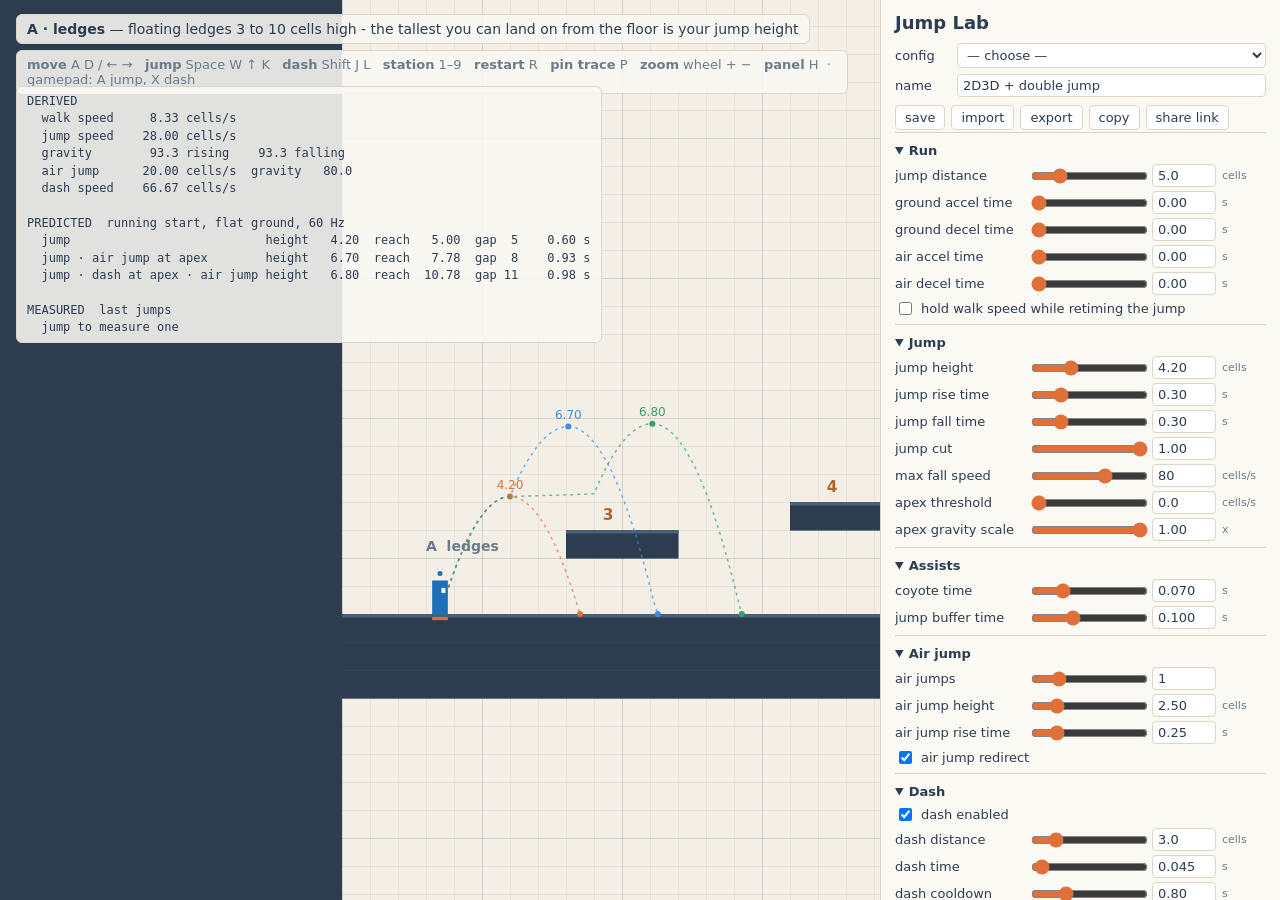
<file: index.html>
<!DOCTYPE html>
<html lang="en">
<head>
  <meta charset="utf-8">
  <meta name="viewport" content="width=device-width, initial-scale=1">
  <title>Jump Lab — tune platformer jump physics</title>
  <meta name="description" content="Tune the jump, double jump and dash of a platformer character in the browser, and export the numbers as JSON.">
  <link rel="stylesheet" href="css/lab.css">
</head>
<body>
  <canvas id="view"></canvas>

  <div id="hint"></div>
  <div id="controls">
    <b>move</b> A D / ← → &nbsp; <b>jump</b> Space W ↑ K &nbsp; <b>dash</b> Shift J L &nbsp;
    <b>station</b> 1–9 &nbsp; <b>restart</b> R &nbsp; <b>pin trace</b> P &nbsp; <b>zoom</b> wheel + − &nbsp; <b>panel</b> H
    &nbsp;·&nbsp; gamepad: A jump, X dash
  </div>
  <pre id="readout"></pre>
  <aside id="panel"></aside>
  <div id="toast"></div>

  <div id="no-modules" hidden>
    Jump Lab has to be served over http, not opened as a file.<br>
    Run <code>python3 -m http.server</code> in this folder and open
    <a href="http://localhost:8000">http://localhost:8000</a>.
  </div>

  <script type="module" src="js/main.js"></script>
  <script>
    // Browsers refuse ES modules from file:// - say so instead of showing nothing.
    if (location.protocol === "file:") document.getElementById("no-modules").hidden = false;
  </script>
</body>
</html>
</file>
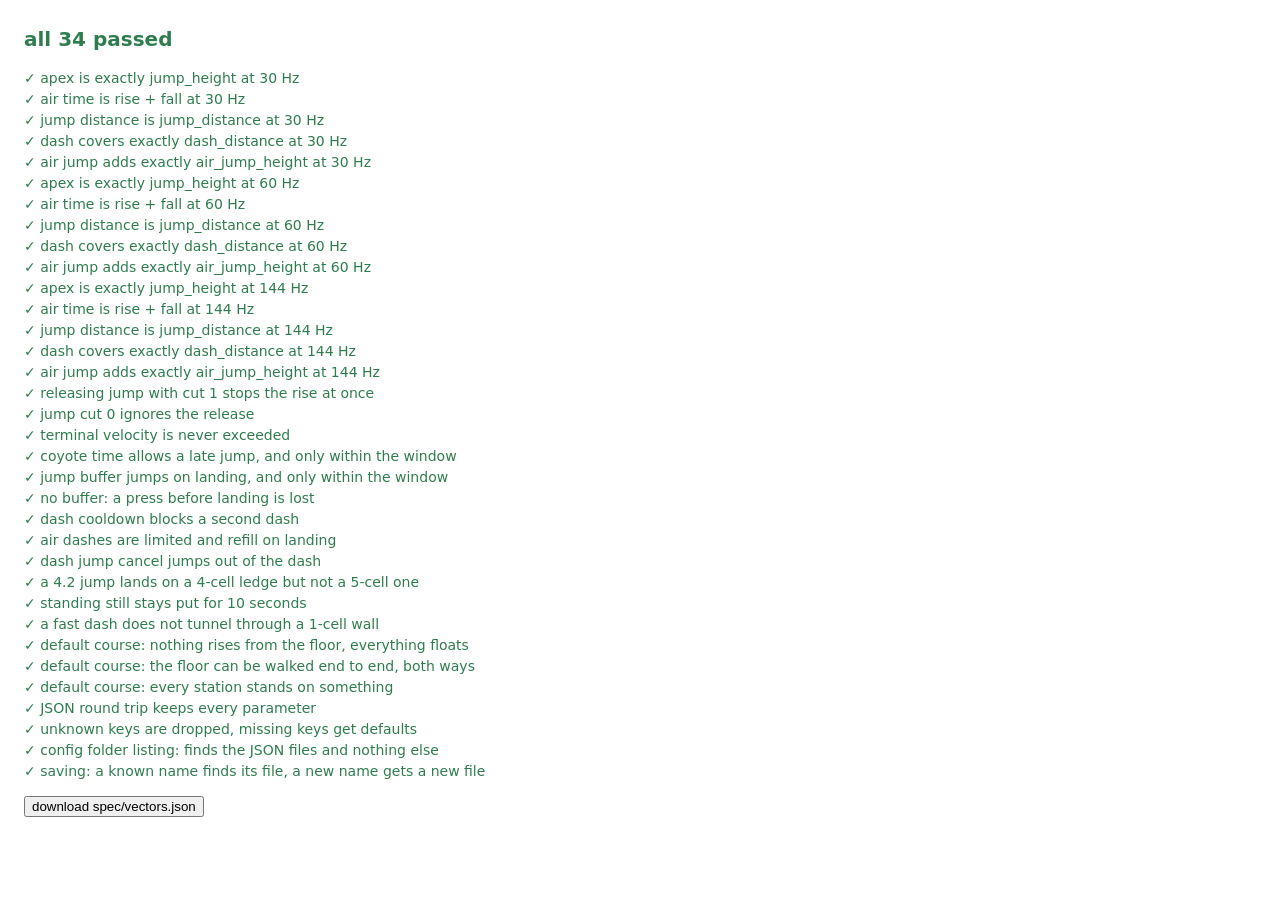
<file: tests/index.html>
<!DOCTYPE html>
<html lang="en">
<head>
  <meta charset="utf-8">
  <title>Jump Lab — tests</title>
  <style>
    body { font: 14px/1.5 system-ui, sans-serif; margin: 24px; color: #2d3c4f; }
    #summary { font-size: 20px; font-weight: 600; }
    .pass { color: #2f7d4f; }
    .fail { color: #c0392b; }
    ul { list-style: none; padding: 0; }
  </style>
</head>
<body>
  <div id="summary">running…</div>
  <ul id="results"></ul>
  <script type="module" src="tests.js"></script>
</body>
</html>
</file>
<file: css/lab.css>
:root {
  --ink: #2d3c4f;
  --muted: #6c7a89;
  --paper: #fbf9f4;
  --line: #ddd6c8;
  --accent: #e0703a;
  --panel-w: 400px;
  font-family: system-ui, -apple-system, "Segoe UI", sans-serif;
  color: var(--ink);
}

* { box-sizing: border-box; }

html, body {
  margin: 0;
  height: 100%;
  overflow: hidden;
  background: #f3efe6;
}

#view {
  position: fixed;
  inset: 0;
  width: 100%;
  height: 100%;
  display: block;
}

/* --- overlays ------------------------------------------------------------ */

#hint, #controls, #readout {
  position: fixed;
  left: 16px;
  max-width: calc(100% - var(--panel-w) - 48px);
  background: rgba(251, 249, 244, 0.88);
  border: 1px solid var(--line);
  border-radius: 6px;
  padding: 6px 10px;
  font-size: 13px;
  pointer-events: none;
}

#hint { top: 14px; font-size: 14px; }
#controls { top: 50px; color: var(--muted); }
#readout {
  top: 86px;
  margin: 0;
  font: 12px/1.45 ui-monospace, "SFMono-Regular", Menlo, Consolas, monospace;
  white-space: pre;
  overflow: hidden;
}

#toast {
  position: fixed;
  top: 14px;
  left: 50%;
  transform: translate(-50%, -60px);
  background: var(--ink);
  color: #fff;
  padding: 8px 14px;
  border-radius: 6px;
  font-size: 13px;
  transition: transform 0.2s;
  pointer-events: none;
}
#toast.show { transform: translate(-50%, 0); }

#no-modules {
  position: fixed;
  inset: 30% 20% auto;
  background: #fff;
  border: 2px solid var(--accent);
  padding: 24px;
  border-radius: 8px;
  font-size: 16px;
  line-height: 1.6;
}

/* --- panel --------------------------------------------------------------- */

#panel {
  position: fixed;
  top: 0;
  right: 0;
  bottom: 0;
  width: var(--panel-w);
  overflow-y: auto;
  background: var(--paper);
  border-left: 1px solid var(--line);
  padding: 12px 14px 40px;
  font-size: 13px;
}

body.hide-panel #panel { display: none; }
body.hide-panel #hint, body.hide-panel #controls, body.hide-panel #readout { max-width: calc(100% - 32px); }

#panel h1 { font-size: 18px; margin: 0 0 10px; }
#panel h2 { font-size: 13px; margin: 14px 0 6px; text-transform: uppercase; letter-spacing: 0.06em; color: var(--muted); }

#panel .row {
  display: grid;
  grid-template-columns: 54px 1fr;
  align-items: center;
  gap: 8px;
  margin-bottom: 6px;
}

#panel select, #panel input[type="text"], #panel input[type="number"] {
  font: inherit;
  padding: 3px 5px;
  border: 1px solid var(--line);
  border-radius: 4px;
  background: #fff;
  color: var(--ink);
  min-width: 0;
}

#panel .buttons { display: flex; flex-wrap: wrap; gap: 6px; margin: 8px 0 2px; }

#panel button {
  font: inherit;
  padding: 4px 9px;
  border: 1px solid var(--line);
  border-radius: 4px;
  background: #fff;
  color: var(--ink);
  cursor: pointer;
}
#panel button:hover { border-color: var(--accent); }

#panel details.group {
  border-top: 1px solid var(--line);
  padding: 6px 0 4px;
}
#panel summary {
  cursor: pointer;
  font-weight: 600;
  padding: 4px 0;
  user-select: none;
}

#panel .param {
  display: grid;
  grid-template-columns: 128px 1fr 64px 44px;
  align-items: center;
  gap: 6px;
  padding: 2px 0;
}
#panel .param label { overflow: hidden; text-overflow: ellipsis; white-space: nowrap; cursor: help; }
#panel .param.bool { grid-template-columns: 1fr; }
#panel .param label.check { display: flex; align-items: center; gap: 6px; cursor: pointer; white-space: normal; }
#panel .param .unit { color: var(--muted); font-size: 11px; }
#panel .param .value { grid-column: span 2; color: var(--muted); font-size: 12px; }
#panel .param select { grid-column: span 3; }
#panel input[type="range"] { width: 100%; accent-color: var(--accent); }
#panel input[type="number"] { width: 64px; }
</file>
